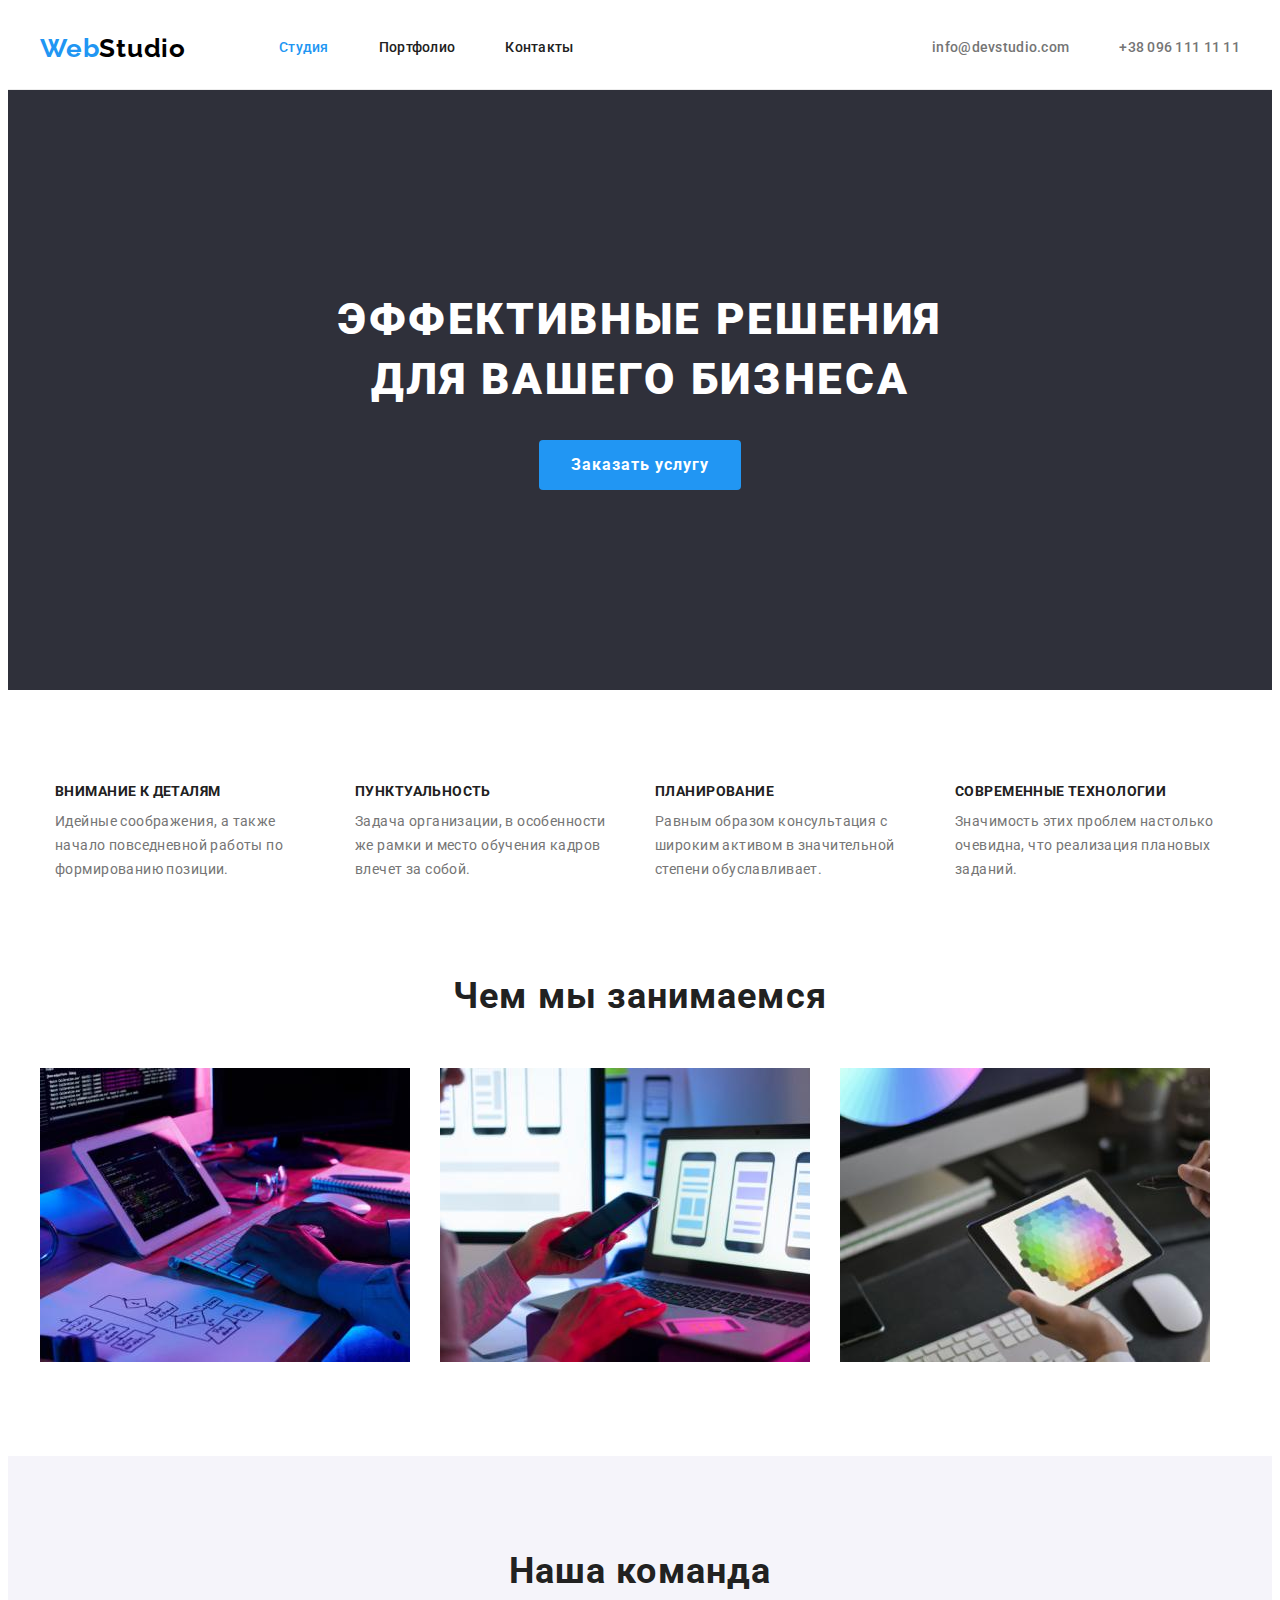
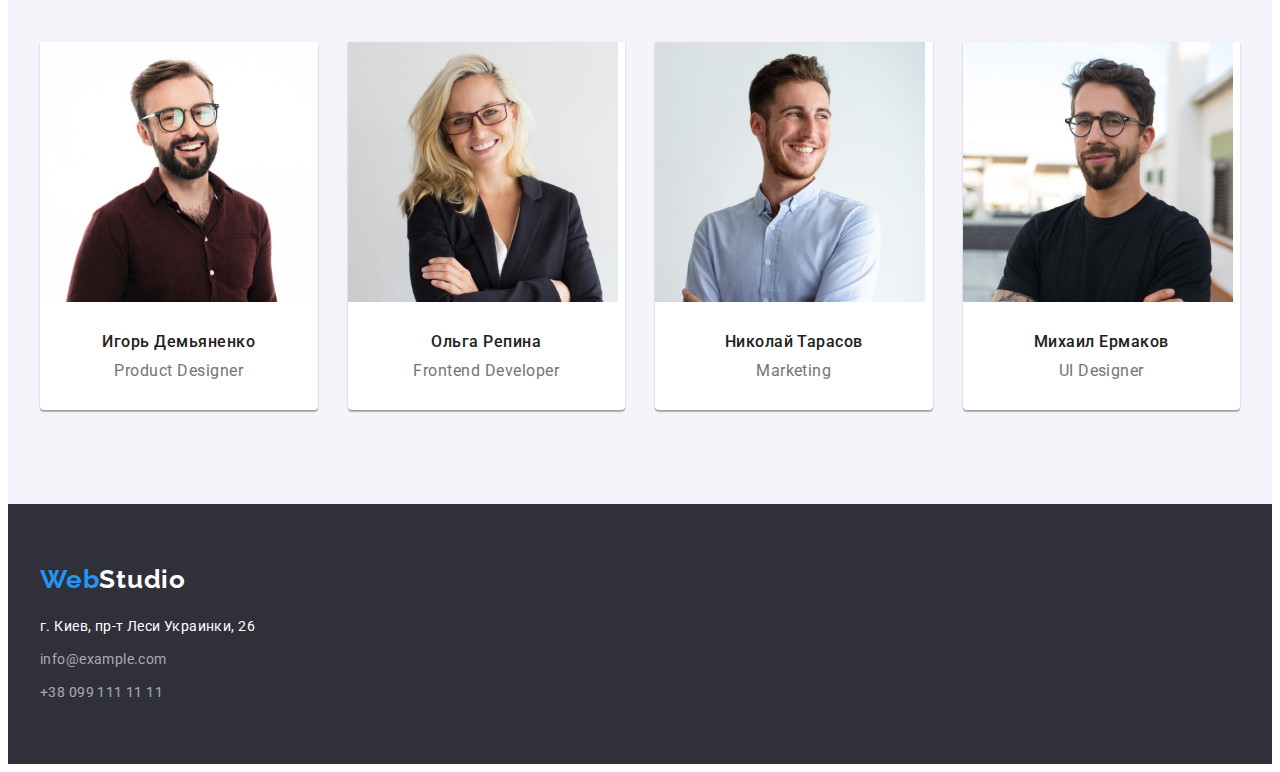
<file: index.html>
<!DOCTYPE html>
<html lang="ru">
  <head>
    <meta charset="UTF-8" />
    <meta http-equiv="X-UA-Compatible" content="IE=edge" />
    <meta name="viewport" content="width=device-width, initial-scale=1.0" />
    <link rel="preconnect" href="https://fonts.googleapis.com" />
    <link rel="preconnect" href="https://fonts.gstatic.com" crossorigin />
    <link
      href="https://fonts.googleapis.com/css2?family=Raleway:wght@700&family=Roboto:wght@400;500;700;900&display=swap"
      rel="stylesheet"
    />
    <link
      rel="stylesheet"
      href="https://cdnjs.cloudflare.com/ajax/libs/modern-normalize/1.1.0/modern-normalize.min.css"
      integrity="sha512-wpPYUAdjBVSE4KJnH1VR1HeZfpl1ub8YT/NKx4PuQ5NmX2tKuGu6U/JRp5y+Y8XG2tV+wKQpNHVUX03MfMFn9Q=="
      crossorigin="anonymous"
      referrerpolicy="no-referrer"
    />
    <link rel="stylesheet" href="./css/styles.css" />
    <title>Document</title>
  </head>
  <body>
    <header class="header">
      <div class="container header-container">
        <nav class="nav navigation">
          <a class="reset-link logo" href="./index.html"
            ><span class="accent-color">Web</span>Studio</a
          >
          <ul class="reset-list nav-list">
            <li class="nav-list-item">
              <a class="reset-link accent-color nav-link" href="./index.html">Студия</a>
            </li>
            <li class="nav-list-item">
              <a class="reset-link nav-link" href="./portfolio.html">Портфолио</a>
            </li>
            <li class="nav-list-item"><a class="reset-link nav-link" href="">Контакты</a></li>
          </ul>
        </nav>
        <a class="reset-link nav-link header-contacts" href="mailto:info@devstudio.com"
          >info@devstudio.com</a
        >
        <a class="reset-link nav-link header-contacts" href="tel:+380961111111"
          >+38 096 111 11 11</a
        >
      </div>
    </header>
    <main>
      <section class="hero">
        <div class="container hero-container">
          <h1 class="hero-title">Эффективные решения для вашего бизнеса</h1>
          <button class="modal-btn" type="button">Заказать услугу</button>
        </div>
      </section>
      <section class="benefits-container">
        <div class="container">
          <ul class="reset-list benefits-list">
            <li class="benefits-items">
              <h3 class="benefits-title">Внимание к деталям</h3>
              <p class="benefits-description">
                Идейные соображения, а также начало повседневной работы по формированию позиции.
              </p>
            </li>
            <li class="benefits-items">
              <h3 class="benefits-title">Пунктуальность</h3>
              <p class="benefits-description">
                Задача организации, в особенности же рамки и место обучения кадров влечет за собой.
              </p>
            </li>
            <li class="benefits-items">
              <h3 class="benefits-title">Планирование</h3>
              <p class="benefits-description">
                Равным образом консультация с широким активом в значительной степени обуславливает.
              </p>
            </li>
            <li class="benefits-items">
              <h3 class="benefits-title">Современные технологии</h3>
              <p class="benefits-description">
                Значимость этих проблем настолько очевидна, что реализация плановых заданий.
              </p>
            </li>
          </ul>
        </div>
      </section>
      <section class="work-directions-container">
        <div class="container">
          <h2 class="work-directions-title">Чем мы занимаемся</h2>
          <ul class="reset-list work-directions-list">
            <li class="work-directions-items">
              <img src="./img/img-1.jpg" alt="Разработка алгоритма" width="370" />
            </li>
            <li class="work-directions-items">
              <img src="./img/img-2.jpg" alt="Работа с мобильными платформами" width="370" />
            </li>
            <li class="work-directions-items">
              <img src="./img/img-3.jpg" alt="Выбор подходящего цвета" width="370" />
            </li>
          </ul>
        </div>
      </section>
      <section class="our-team">
        <div class="container">
          <h2 class="our-team-title">Наша команда</h2>
          <ul class="reset-list our-team-list">
            <li class="our-team-items">
              <img src="./img/img-4.jpg" alt="Игорь Демьяненко" width="270" height="260" />
              <div class="employees">
                <h3 class="employees-name">Игорь Демьяненко</h3>
                <p class="employees-directions" lang="en">Product Designer</p>
            </div>
            </li>
            <li class="our-team-items">
              <img src="./img/img-5.jpg" alt="Ольга Репина" width="270" />
              <div class="employees">
                <h3 class="employees-name">Ольга Репина</h3>
              <p class="employees-directions" lang="en">Frontend Developer</p>
              </div>
            </li>
            <li class="our-team-items">
              <img src="./img/img-6.jpg" alt="Николай Тарасов" width="270" />
              <div class="employees">
                <h3 class="employees-name">Николай Тарасов</h3>
              <p class="employees-directions" lang="en">Marketing</p>
              </div>
            </li>
            <li class="our-team-items">
              <img src="./img/img-7.jpg" alt="Михаил Ермаков" width="270" />
              <div class="employees">
                <h3 class="employees-name">Михаил Ермаков</h3>
              <p class="employees-directions" lang="en">UI Designer</p>
              </div>
            </li>
          </ul>
        </div>
      </section>
    </main>
    <footer class="footer">
      <div class="container footer-container">
        <a class="reset-link footer-logo" href=""><span class="accent-color">Web</span>Studio</a>
      <address class="footer-address-container">
        <a class="reset-link address-link addres-secondary-color"
          href="https://goo.gl/maps/DQhFPQTbmfffRb8u7"
          >г. Киев, пр-т Леси Украинки, 26</a>
        <ul class="reset-list">
          <li class="footer-list">
            <a class="reset-link address-link" href="mailto:info@example.com">info@example.com</a>
          </li>
          <li class="footer-list">
            <a class="reset-link address-link" href="tel:+380991111111">+38 099 111 11 11</a>
          </li>
        </ul>
      </address>
    </footer>
  </body>
</html>
</file>
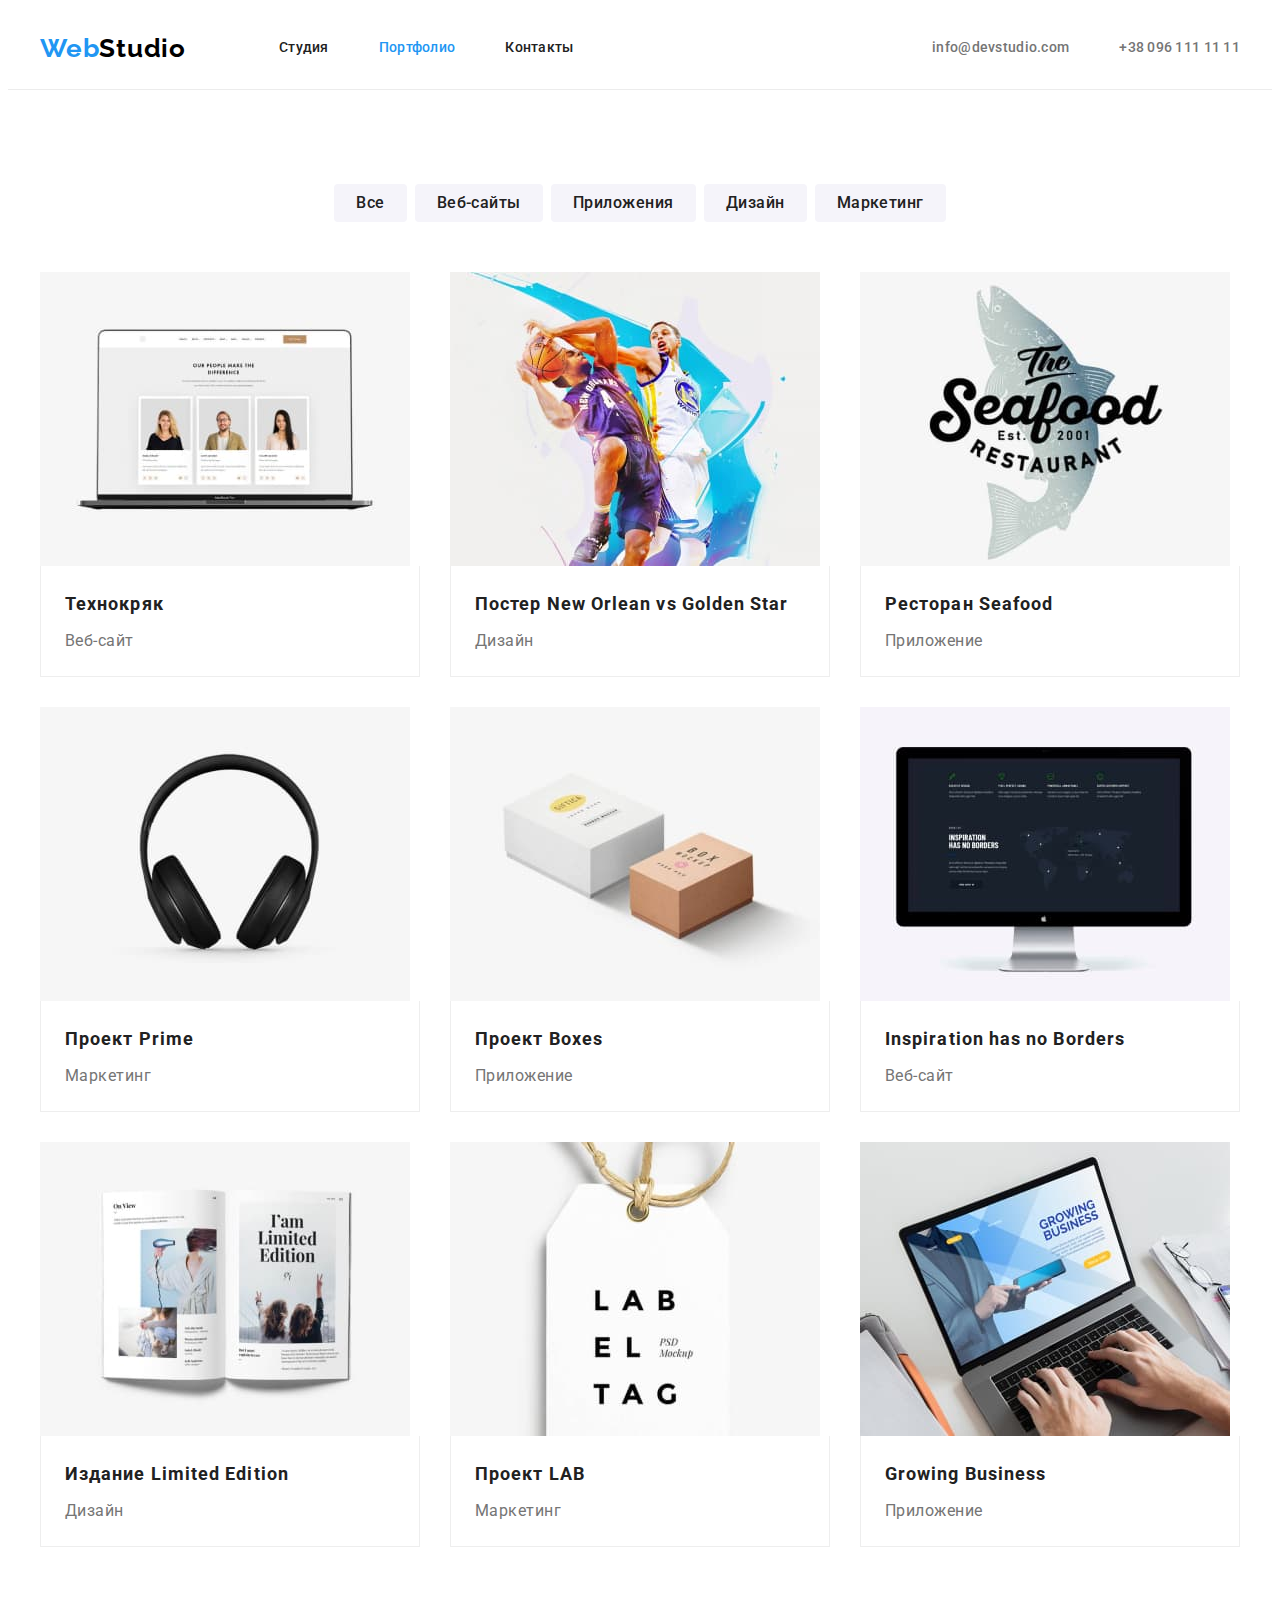
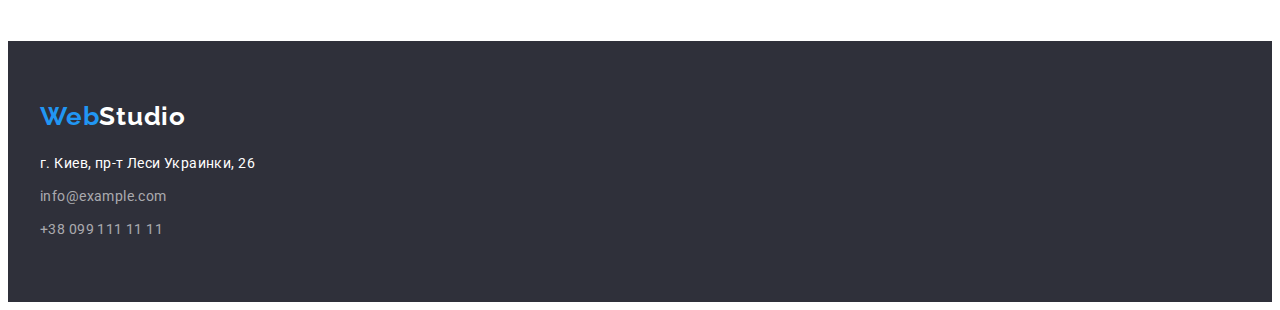
<file: portfolio.html>
<!DOCTYPE html>
<html lang="ru">
  <head>
    <meta charset="UTF-8" />
    <meta http-equiv="X-UA-Compatible" content="IE=edge" />
    <meta name="viewport" content="width=device-width, initial-scale=1.0" />
    <link rel="preconnect" href="https://fonts.googleapis.com" />
    <link rel="preconnect" href="https://fonts.gstatic.com" crossorigin />
    <link
      href="https://fonts.googleapis.com/css2?family=Raleway:wght@700&family=Roboto:wght@400;500;700;900&display=swap"
      rel="stylesheet"
    />
    <link
      rel="stylesheet"
      href="https://cdnjs.cloudflare.com/ajax/libs/modern-normalize/1.1.0/modern-normalize.min.css"
      integrity="sha512-wpPYUAdjBVSE4KJnH1VR1HeZfpl1ub8YT/NKx4PuQ5NmX2tKuGu6U/JRp5y+Y8XG2tV+wKQpNHVUX03MfMFn9Q=="
      crossorigin="anonymous"
      referrerpolicy="no-referrer"
    />
    <link rel="stylesheet" href="./css/styles.css" />
    <title>Portgolio</title>
  </head>
  <body>
    <header class="header">
      <div class="container header-container">
        <nav class="nav navigation">
          <a class="reset-link logo" href="./index.html"
            ><span class="accent-color">Web</span>Studio</a
          >
          <ul class="reset-list nav-list">
            <li class="nav-list-item">
              <a class="reset-link nav-link" href="./index.html">Студия</a>
            </li>
            <li class="nav-list-item">
              <a class="reset-link accent-color nav-link" href="./portfolio.html">Портфолио</a>
            </li>
            <li class="nav-list-item"><a class="reset-link nav-link" href="">Контакты</a></li>
          </ul>
        </nav>
        <a class="reset-link nav-link header-contacts" href="mailto:info@devstudio.com"
          >info@devstudio.com</a
        >
        <a class="reset-link nav-link header-contacts" href="tel:+380961111111"
          >+38 096 111 11 11</a
        >
      </div>
    </header>
    <main>
      <section class="portfolio-container">
        <div class="container">
        <ul class="reset-list portfolio-btn-list">
          <li class="portfolio-btn-items"><button class="btn-filters" type="button">Все</button></li>
          <li class="portfolio-btn-items"><button class="btn-filters" type="button">Веб-сайты</button></li>
          <li class="portfolio-btn-items"><button class="btn-filters" type="button">Приложения</button></li>
          <li class="portfolio-btn-items"><button class="btn-filters" type="button">Дизайн</button></li>
          <li class="portfolio-btn-items"><button class="btn-filters" type="button">Маркетинг</button></li>
        </ul>
        <ul class="reset-list portfolio-list">
          <li class="portfolio-items">
            <img src="./img/img-8.jpg" alt="Пример работы" width="370" height="294" />
            <div class="portfolio-items-description-block">
              <h2 class="portfolio-titles">Технокряк</h2>
            <p class="portfolio-description">Веб-сайт</p>
            </div>
          </li>
          <li class="portfolio-items">
            <img src="./img/img-9.jpg" alt="Пример работы" width="370" height="294" />
            <div class="portfolio-items-description-block">
              <h2 class="portfolio-titles">
              Постер <span lang="en">New Orlean vs Golden Star</span>
            </h2>
            <p class="portfolio-description">Дизайн</p>
            </div>
          </li>
          <li class="portfolio-items">
            <img src="./img/img-10.jpg" alt="Пример работы" width="370" height="294" />
            <div class="portfolio-items-description-block">
              <h2 class="portfolio-titles">Ресторан <span lang="en">Seafood</span></h2>
            <p class="portfolio-description">Приложение</p>
            </div>
          </li>
          <li class="portfolio-items">
            <img src="./img/img-11.jpg" alt="Пример работы" width="370" height="294" />
            <div class="portfolio-items-description-block">
            <h2 class="portfolio-titles">Проект <span lang="en">Prime</span></h2>
            <p class="portfolio-description">Маркетинг</p>
            </div>
          </li>
          <li class="portfolio-items">
            <img src="./img/img-12.jpg" alt="Пример работы" width="370" height="294" />
            <div class="portfolio-items-description-block">
              <h2 class="portfolio-titles">Проект <span lang="en">Boxes</span></h2>
            <p class="portfolio-description">Приложение</p>
            </div>
          </li>
          <li class="portfolio-items">
            <img src="./img/img-13.jpg" alt="Пример работы" width="370" height="294" />
            <div class="portfolio-items-description-block">
              <h2 class="portfolio-titles" lang="en">Inspiration has no Borders</h2>
            <p class="portfolio-description">Веб-сайт</p>
            </div>
          </li>
          <li class="portfolio-items">
            <img src="./img/img-14.jpg" alt="Пример работы" width="370" height="294" />
            <div class="portfolio-items-description-block">
              <h2 class="portfolio-titles">Издание <span lang="en">Limited Edition</span></h2>
            <p class="portfolio-description">Дизайн</p>
            </div>
          </li>
          <li class="portfolio-items">
            <img src="./img/img-15.jpg" alt="Пример работы" width="370" height="294" />
            <div class="portfolio-items-description-block">
              <h2 class="portfolio-titles">Проект <span lang="en">LAB</span></h2>
            <p class="portfolio-description">Маркетинг</p>
            </div>
          </li>
          <li class="portfolio-items">
            <img src="./img/img-16.jpg" alt="Пример работы" width="370" height="294" />
            <div class="portfolio-items-description-block">
              <h2 class="portfolio-titles" lang="en">Growing Business</h2>
            <p class="portfolio-description">Приложение</p>
            </div>
          </li>
        </ul>
        </div>
      </section>
    </main>
    <footer class="footer">
      <div class="container footer-container">
        <a class="reset-link footer-logo" href=""><span class="accent-color">Web</span>Studio</a>
      <address class="footer-address-container">
        <a class="reset-link address-link addres-secondary-color"
          href="https://goo.gl/maps/DQhFPQTbmfffRb8u7"
          >г. Киев, пр-т Леси Украинки, 26</a>
        <ul class="reset-list">
          <li class="footer-list">
            <a class="reset-link address-link" href="mailto:info@example.com">info@example.com</a>
          </li>
          <li class="footer-list">
            <a class="reset-link address-link" href="tel:+380991111111">+38 099 111 11 11</a>
          </li>
        </ul>
      </address>
    </footer>
  </body>
</html>
</file>
<file: css/styles.css>
:root {
  --primary-font-family: 'Roboto', sans-serif;
  --secondary-font-family: 'Raleway', sans-serif;
  --primary-text-color: #757575;
  --secondary-text-color: #212121;
  --background-dark-text-color: #ffffff;
  --accent-color: #2196f3;
  --secondary-logo-color: #000000;
  --background-dark-color: #2f303a;
  --background-light-color: #f5f4fa;
}

body {
  font-family: var(--primary-font-family);
  color: var(--primary-text-color);
}

h1,
h2,
h3,
h4,
h5,
h6,
p {
  margin-top: 0;
  margin-bottom: 0;
}

ul,
ol {
  margin-top: 0;
  margin-bottom: 0;
  padding-left: 0;
}

img {
  display: block;
}

.container {
  width: 1200px;
  padding-left: 15px;
  padding-right: 15px;
  margin-left: auto;
  margin-right: auto;
}
.reset-list {
  list-style: none;
}

.reset-link {
  text-decoration: none;
  color: inherit;
}

/* ========= START COMPONENTS ========= */
.accent-color {
  color: var(--accent-color);
}
/* ========= END COMPONENTS ========= */

/* ========= START HEADER ========= */
.header {
  padding-top: 25px;
  padding-bottom: 25px;
  border-bottom: 1px solid #ececec;
}

.header-container {
  display: flex;
  align-items: center;
}

.navigation {
  display: flex;
  align-items: center;
}

.logo {
  margin-right: 93px;
  font-family: var(--secondary-font-family);
  font-weight: 700;
  font-size: 26px;
  line-height: 1.19;
  letter-spacing: 0.03em;
  color: var(--secondary-logo-color);
}

.nav-link:hover,
.nav-link:focus {
  color: var(--accent-color);
}

.nav-list-item:not(:last-child) {
  margin-right: 50px;
}

.nav-list {
  display: flex;
  align-items: center;
  font-weight: 500;
  font-size: 14px;
  line-height: 1.14;
  letter-spacing: 0.02em;
  color: var(--secondary-text-color);
}

.header-contacts {
  font-weight: 500;
  font-size: 14px;
  line-height: 1.14;
  letter-spacing: 0.02em;
}

.header-contacts:not(:last-child) {
  margin-right: 50px;
  margin-left: auto;
}

/* ========= END HEADER ========= */

/* ========= START HERO ========= */
.hero {
  background-color: var(--background-dark-color);
  padding-top: 200px;
  padding-bottom: 200px;
}
.hero-container {
  display: flex;
  flex-direction: column;
  align-items: center;
}

.hero-title {
  width: 696px;
  margin-bottom: 30px;
  text-align: center;
  font-weight: 900;
  font-size: 44px;
  line-height: 1.36;
  letter-spacing: 0.06em;
  text-transform: uppercase;
  color: var(--background-dark-text-color);
}

.modal-btn {
  min-width: 200px;
  padding: 10px 32px;
  border: none;
  border-radius: 4px;
  font-family: var(--primary-font-family);
  font-weight: 700;
  font-size: 16px;
  line-height: 1.88;
  letter-spacing: 0.06em;
  color: var(--background-dark-text-color);
  background-color: var(--accent-color);
}

.modal-btn:hover,
.modal-btn:focus {
  background-color: #188ce8;
}
/* ========= END HERO ========= */

/* ========= START BENEFITS ========= */
.benefits-container {
  padding-top: 94px;
}

.benefits-list {
  display: flex;
  flex-wrap: wrap;
  justify-content: center;
  margin-top: -20px;
  margin-left: -30px;
}

.benefits-title {
  margin-bottom: 10px;
  font-weight: 700;
  font-size: 14px;
  line-height: 1.14;
  letter-spacing: 0.03em;
  text-transform: uppercase;
  color: var(--secondary-text-color);
}

.benefits-description {
  font-size: 14px;
  line-height: 1.71;
  letter-spacing: 0.03em;
}
.benefits-items {
  width: 270px;
  margin-left: 30px;
  margin-top: 20px;
}
/* ========= END  BENEFITS ========= */

/* ========= START WORK DIRECTIONS ========= */
.work-directions-container {
  padding-top: 94px;
  padding-bottom: 94px;
}

.work-directions-list {
  display: flex;
}

.work-directions-items:not(:last-child) {
  margin-right: 30px;
}

.work-directions-title {
  text-align: center;
  margin-bottom: 50px;
  font-weight: 700;
  font-size: 36px;
  line-height: 1.17;
  letter-spacing: 0.03em;
  color: var(--secondary-text-color);
}
/* ========= END WORK DIRECTIONS ========= */

/* ========= START OUR TEAM ========= */
.our-team {
  padding-top: 94px;
  padding-bottom: 94px;
  background-color: var(--background-light-color);
}

.our-team-list {
  display: flex;
  flex-wrap: wrap;
  margin-right: -30px;
}

.our-team-items {
  margin-right: 30px;
  flex-basis: calc((100% - 4 * 30px) / 4);
  box-shadow: 0px 1px 3px rgba(0, 0, 0, 0.12), 0px 1px 1px rgba(0, 0, 0, 0.14),
    0px 2px 1px rgba(0, 0, 0, 0.2);
  background: #ffffff;
  border-radius: 0px 0px 4px 4px;
}

.our-team-title {
  margin-bottom: 50px;
  text-align: center;
  font-weight: 700;
  font-size: 36px;
  line-height: 1.17;
  letter-spacing: 0.03em;
  color: var(--secondary-text-color);
}

.employees {
  padding-top: 30px;
  padding-bottom: 30px;
}

.employees-name {
  text-align: center;
  margin-bottom: 10px;
  font-weight: 500;
  font-size: 16px;
  line-height: 1.19;
  letter-spacing: 0.03em;
  color: var(--secondary-text-color);
}
.employees-directions {
  text-align: center;
  font-size: 16px;
  line-height: 1.19;
  letter-spacing: 0.03em;
}
/* ========= END OUR TEAM ========= */

/* ========= START PORTFOLIO MAIN SECTION ========= */

.portfolio-container {
  padding-top: 94px;
  padding-bottom: 94px;
}
.portfolio-btn-list {
  display: flex;
  justify-content: center;
  margin-bottom: 50px;
}

.btn-filters {
  padding: 6px 22px;
  border: none;
  border-radius: 4px;
  font-family: var(--primary-font-family);
  font-weight: 500;
  font-size: 16px;
  line-height: 1.63;
  letter-spacing: 0.03em;
  color: var(--secondary-text-color);
  background-color: var(--background-light-color);
}

.btn-filters:hover,
.btn-filters:focus {
  color: var(--background-dark-text-color);
  background-color: var(--accent-color);
  box-shadow: 0px 3px 1px rgba(0, 0, 0, 0.1), 0px 1px 2px rgba(0, 0, 0, 0.08),
    0px 2px 2px rgba(0, 0, 0, 0.12);
}

.portfolio-btn-items:not(:last-child) {
  margin-right: 8px;
}

.portfolio-list {
  display: flex;
  flex-wrap: wrap;
  margin-right: -30px;
  margin-top: -30px;
}

.portfolio-items {
  margin-right: 30px;
  margin-top: 30px;
  flex-basis: calc((100% - 3 * 30px) / 3);
  background: #ffffff;
}
.portfolio-items-description-block {
  padding: 20px 24px;
  border-top: 0;
  border-right-width: 1px;
  border-bottom-width: 1px;
  border-left-width: 1px;
  border-style: solid;
  border-color: #eeeeee;
}

.portfolio-titles {
  font-weight: 700;
  font-size: 18px;
  line-height: 2;
  letter-spacing: 0.06em;
  color: var(--secondary-text-color);
}
.portfolio-description {
  margin-top: 4px;
  font-size: 16px;
  line-height: 1.88;
  letter-spacing: 0.03em;
}
/* ========= END PORTFOLIO MAIN SECTION ========= */

/* ========= START FOOTER ========= */
.footer {
  background-color: var(--background-dark-color);
  padding-top: 60px;
  padding-bottom: 60px;
}

.footer-container {
  display: flex;
  flex-direction: column;
}

.footer-address-container {
  display: flex;
  flex-direction: column;
}

.footer-logo {
  margin-bottom: 20px;
  font-family: var(--secondary-font-family);
  font-weight: 700;
  font-size: 26px;
  line-height: 1.19;
  letter-spacing: 0.03em;
  color: var(--background-dark-text-color);
}

.address-link {
  margin-bottom: 9px;
  font-style: normal;
  font-size: 14px;
  line-height: 1.71;
  letter-spacing: 0.03em;
  color: rgba(255, 255, 255, 0.6);
}

.address-link:hover,
.address-link:focus {
  color: var(--accent-color);
}

.footer-list:not(:last-child) {
  margin-bottom: 9px;
}

.addres-secondary-color {
  color: var(--background-dark-text-color);
}

/* ========= END FOOTER ========= */
</file>
